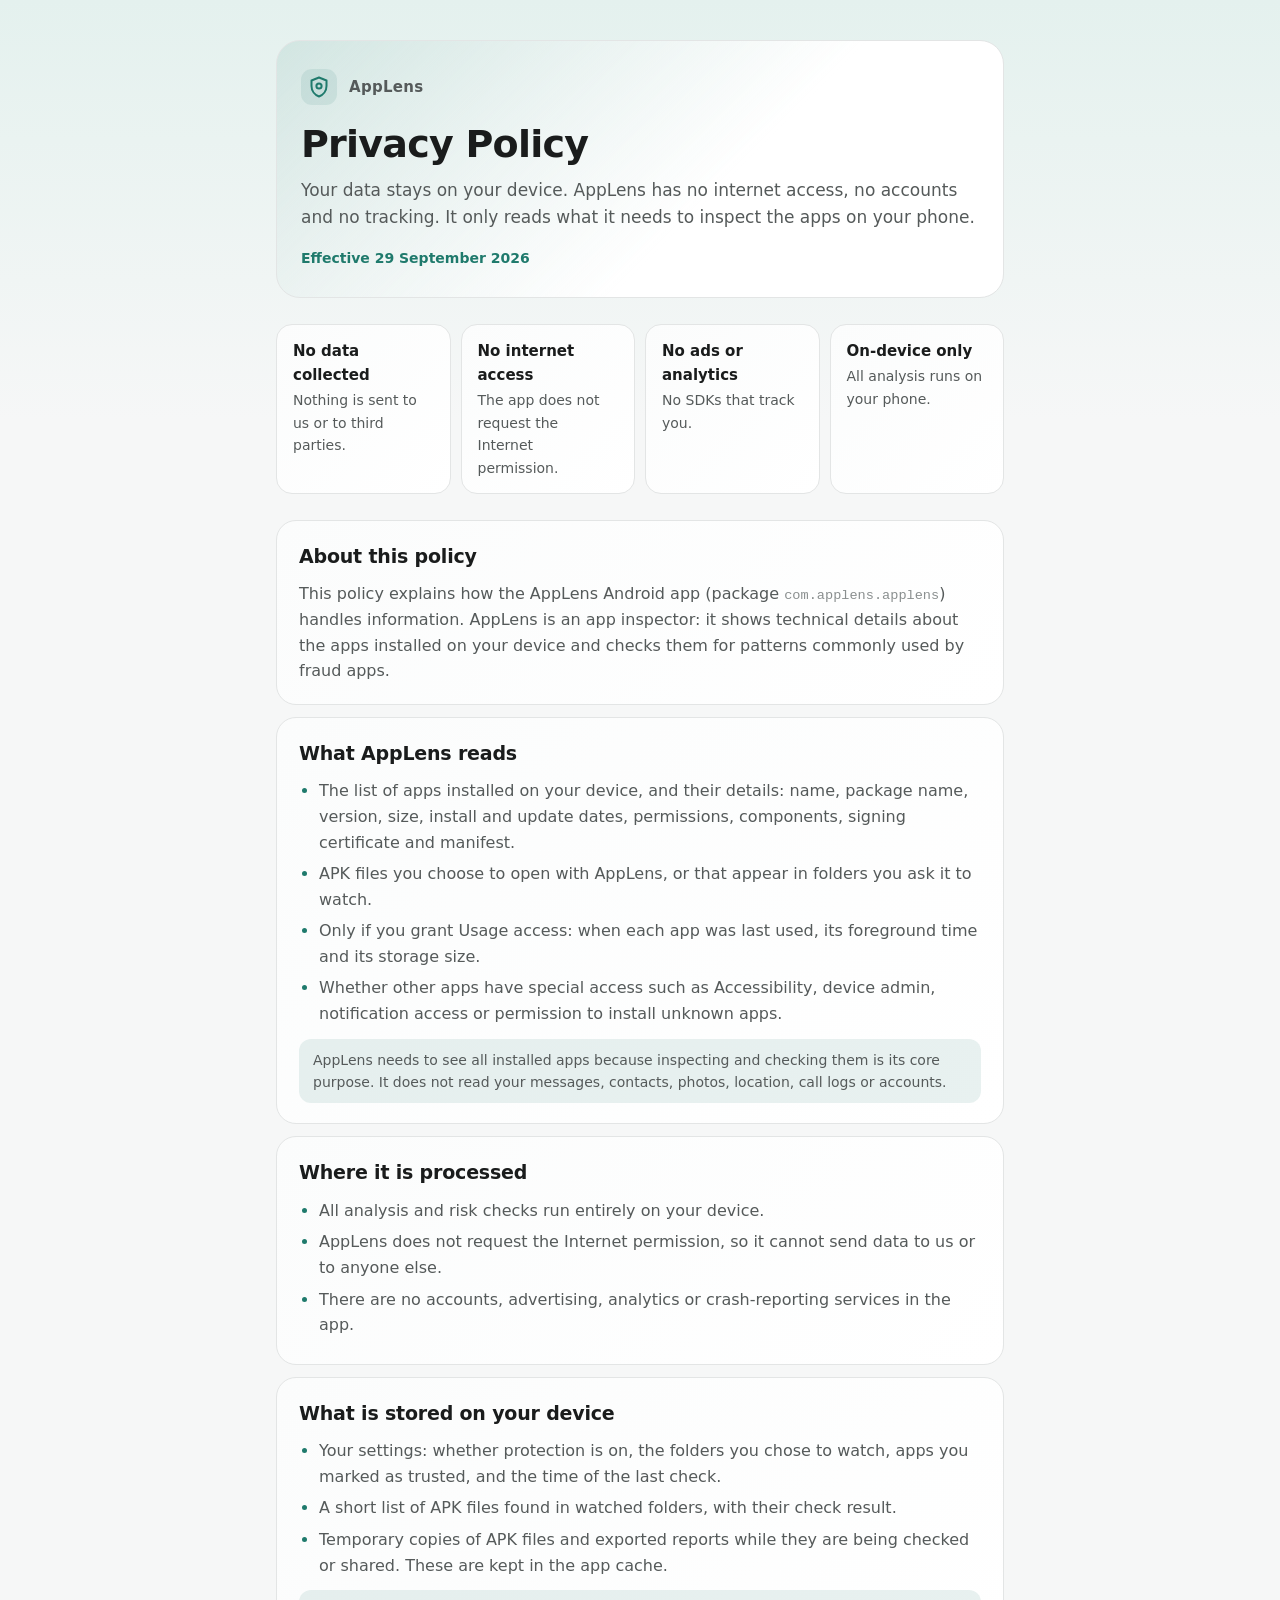
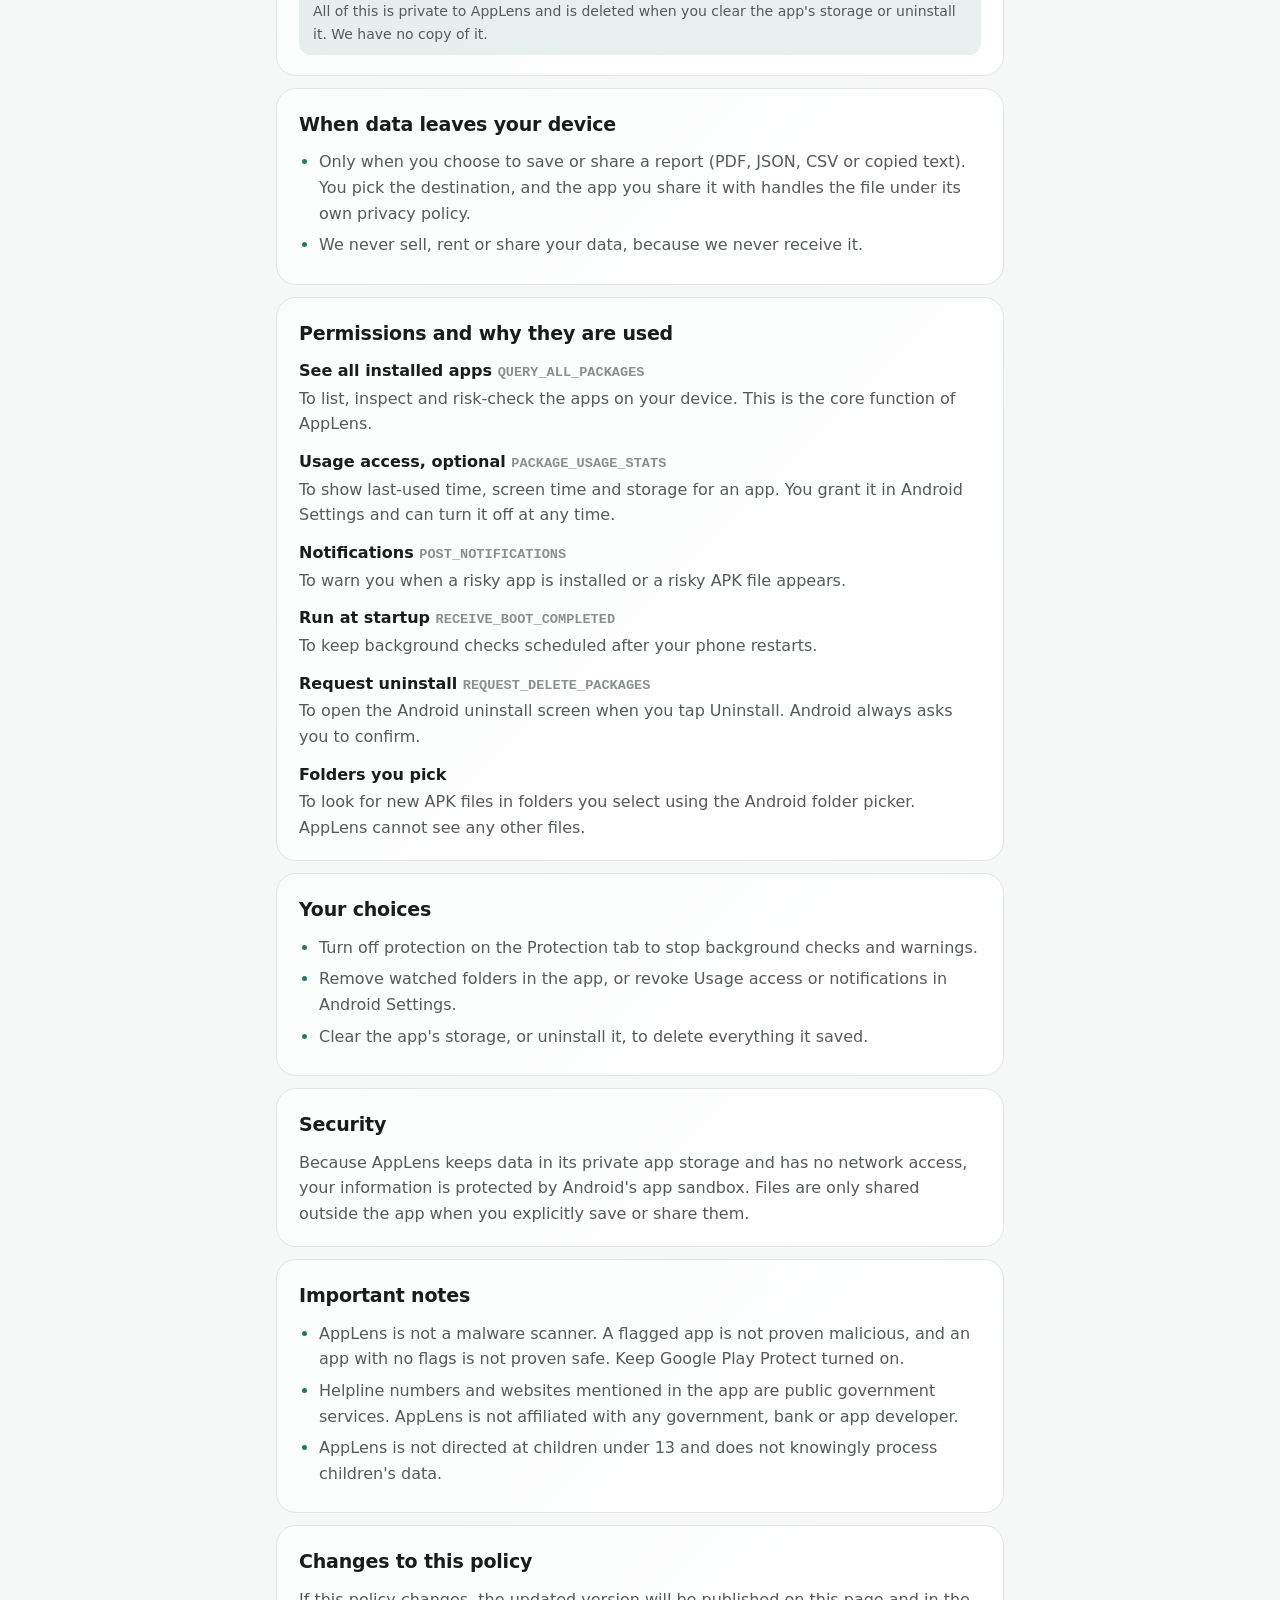
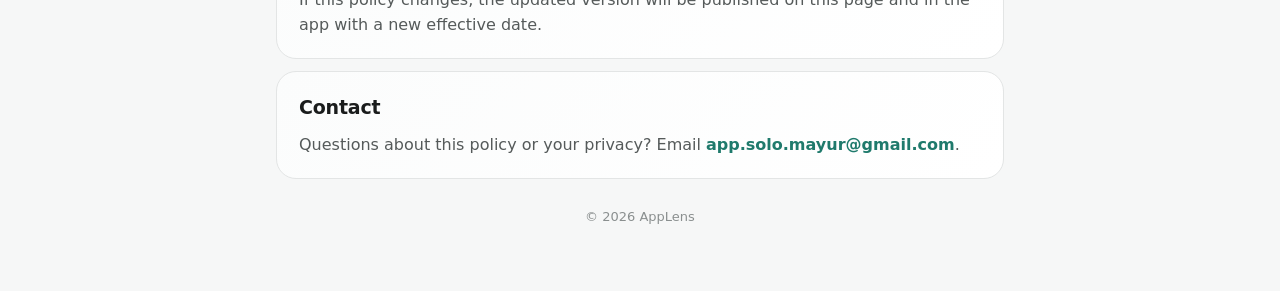
<file: privacy-policy.html>
<!doctype html>
<html lang="en">
<head>
<meta charset="utf-8">
<meta name="viewport" content="width=device-width, initial-scale=1">
<title>AppLens Privacy Policy</title>
<meta name="description" content="Privacy policy for AppLens, an on-device Android app inspector. AppLens has no internet access and does not collect or share personal data.">
<meta name="robots" content="index, follow">
<style>
  :root {
    --bg: #121212;
    --glow: #1a2120;
    --surface: #1c1c1c;
    --surface-top: #232525;
    --border: #2a2a2a;
    --text: #ededed;
    --muted: #a0a0a0;
    --faint: #6c6c6c;
    --accent: #8fd8cb;
    --accent-soft: rgba(143, 216, 203, 0.14);
  }
  @media (prefers-color-scheme: light) {
    :root {
      --bg: #f6f7f7;
      --glow: #e4f1ee;
      --surface: #ffffff;
      --surface-top: #fbfcfc;
      --border: #e3e5e5;
      --text: #1a1c1c;
      --muted: #555a5a;
      --faint: #8a8f8f;
      --accent: #1f7a6c;
      --accent-soft: rgba(31, 122, 108, 0.10);
    }
  }

  * { box-sizing: border-box; }
  html { -webkit-text-size-adjust: 100%; }
  body {
    margin: 0;
    background: linear-gradient(180deg, var(--glow) 0, var(--bg) 420px) no-repeat, var(--bg);
    color: var(--text);
    font: 16px/1.6 Inter, system-ui, -apple-system, "Segoe UI", Roboto, sans-serif;
  }
  main { max-width: 760px; margin: 0 auto; padding: 40px 16px 64px; }

  header.hero {
    padding: 28px 24px;
    border: 1px solid var(--border);
    border-radius: 24px;
    background: linear-gradient(135deg, var(--accent-soft), var(--surface) 60%);
    margin-bottom: 20px;
  }
  .brand { display: flex; align-items: center; gap: 12px; margin-bottom: 18px; }
  .brand svg { flex: none; }
  .brand span { font-weight: 700; font-size: 15px; color: var(--muted); letter-spacing: 0.02em; }
  h1 { font-size: clamp(28px, 6vw, 38px); line-height: 1.15; letter-spacing: -0.02em; margin: 0 0 10px; }
  .lead { color: var(--muted); margin: 0 0 16px; font-size: 17px; }
  .meta { font-size: 14px; font-weight: 600; color: var(--accent); margin: 0; }

  .summary {
    display: grid;
    grid-template-columns: repeat(auto-fit, minmax(160px, 1fr));
    gap: 10px;
    margin: 0 0 20px;
    padding: 0;
    list-style: none;
  }
  .summary li {
    border: 1px solid var(--border);
    border-radius: 16px;
    background: linear-gradient(135deg, var(--surface-top), var(--surface));
    padding: 14px 16px;
    font-size: 14px;
    color: var(--muted);
  }
  .summary strong { display: block; color: var(--text); font-size: 15px; margin-bottom: 2px; }

  section {
    border: 1px solid var(--border);
    border-radius: 20px;
    background: linear-gradient(135deg, var(--surface-top), var(--surface));
    padding: 20px 22px;
    margin-bottom: 12px;
  }
  h2 { font-size: 19px; letter-spacing: -0.01em; margin: 0 0 10px; }
  p, li { color: var(--muted); }
  p { margin: 0 0 10px; }
  p:last-child { margin-bottom: 0; }
  ul { margin: 0; padding-left: 20px; }
  li { margin: 6px 0; }
  li::marker { color: var(--accent); }
  strong { color: var(--text); font-weight: 600; }

  dl { margin: 0; }
  dt { color: var(--text); font-weight: 600; margin-top: 12px; }
  dt:first-child { margin-top: 0; }
  dd { margin: 2px 0 0; color: var(--muted); }
  code {
    font-family: "JetBrains Mono", ui-monospace, SFMono-Regular, Menlo, monospace;
    font-size: 0.85em;
    color: var(--faint);
    overflow-wrap: anywhere;
  }

  .note {
    margin-top: 12px;
    padding: 10px 14px;
    border-radius: 12px;
    background: var(--accent-soft);
    color: var(--muted);
    font-size: 14px;
  }
  a { color: var(--accent); font-weight: 600; text-decoration: none; }
  a:hover, a:focus-visible { text-decoration: underline; }
  footer { text-align: center; color: var(--faint); font-size: 13px; margin-top: 28px; }
</style>
</head>
<body>
<main>
  <header class="hero">
    <div class="brand">
      <svg width="36" height="36" viewBox="0 0 36 36" aria-hidden="true">
        <rect width="36" height="36" rx="11" fill="var(--accent-soft)"/>
        <path d="M18 8.5l7.5 3v5.6c0 4.7-3.1 8.9-7.5 10.4-4.4-1.5-7.5-5.7-7.5-10.4v-5.6l7.5-3z" fill="none" stroke="var(--accent)" stroke-width="2" stroke-linejoin="round"/>
        <circle cx="18" cy="17" r="2.6" fill="none" stroke="var(--accent)" stroke-width="2"/>
      </svg>
      <span>AppLens</span>
    </div>
    <h1>Privacy Policy</h1>
    <p class="lead">Your data stays on your device. AppLens has no internet access, no accounts and no tracking. It only reads what it needs to inspect the apps on your phone.</p>
    <p class="meta">Effective 29 September 2026</p>
  </header>

  <ul class="summary" aria-label="Summary">
    <li><strong>No data collected</strong>Nothing is sent to us or to third parties.</li>
    <li><strong>No internet access</strong>The app does not request the Internet permission.</li>
    <li><strong>No ads or analytics</strong>No SDKs that track you.</li>
    <li><strong>On-device only</strong>All analysis runs on your phone.</li>
  </ul>

  <section>
    <h2>About this policy</h2>
    <p>This policy explains how the AppLens Android app (package <code>com.applens.applens</code>) handles information. AppLens is an app inspector: it shows technical details about the apps installed on your device and checks them for patterns commonly used by fraud apps.</p>
  </section>

  <section>
    <h2>What AppLens reads</h2>
    <ul>
      <li>The list of apps installed on your device, and their details: name, package name, version, size, install and update dates, permissions, components, signing certificate and manifest.</li>
      <li>APK files you choose to open with AppLens, or that appear in folders you ask it to watch.</li>
      <li>Only if you grant Usage access: when each app was last used, its foreground time and its storage size.</li>
      <li>Whether other apps have special access such as Accessibility, device admin, notification access or permission to install unknown apps.</li>
    </ul>
    <p class="note">AppLens needs to see all installed apps because inspecting and checking them is its core purpose. It does not read your messages, contacts, photos, location, call logs or accounts.</p>
  </section>

  <section>
    <h2>Where it is processed</h2>
    <ul>
      <li>All analysis and risk checks run entirely on your device.</li>
      <li>AppLens does not request the Internet permission, so it cannot send data to us or to anyone else.</li>
      <li>There are no accounts, advertising, analytics or crash-reporting services in the app.</li>
    </ul>
  </section>

  <section>
    <h2>What is stored on your device</h2>
    <ul>
      <li>Your settings: whether protection is on, the folders you chose to watch, apps you marked as trusted, and the time of the last check.</li>
      <li>A short list of APK files found in watched folders, with their check result.</li>
      <li>Temporary copies of APK files and exported reports while they are being checked or shared. These are kept in the app cache.</li>
    </ul>
    <p class="note">All of this is private to AppLens and is deleted when you clear the app's storage or uninstall it. We have no copy of it.</p>
  </section>

  <section>
    <h2>When data leaves your device</h2>
    <ul>
      <li>Only when you choose to save or share a report (PDF, JSON, CSV or copied text). You pick the destination, and the app you share it with handles the file under its own privacy policy.</li>
      <li>We never sell, rent or share your data, because we never receive it.</li>
    </ul>
  </section>

  <section>
    <h2>Permissions and why they are used</h2>
    <dl>
      <dt>See all installed apps <code>QUERY_ALL_PACKAGES</code></dt>
      <dd>To list, inspect and risk-check the apps on your device. This is the core function of AppLens.</dd>
      <dt>Usage access, optional <code>PACKAGE_USAGE_STATS</code></dt>
      <dd>To show last-used time, screen time and storage for an app. You grant it in Android Settings and can turn it off at any time.</dd>
      <dt>Notifications <code>POST_NOTIFICATIONS</code></dt>
      <dd>To warn you when a risky app is installed or a risky APK file appears.</dd>
      <dt>Run at startup <code>RECEIVE_BOOT_COMPLETED</code></dt>
      <dd>To keep background checks scheduled after your phone restarts.</dd>
      <dt>Request uninstall <code>REQUEST_DELETE_PACKAGES</code></dt>
      <dd>To open the Android uninstall screen when you tap Uninstall. Android always asks you to confirm.</dd>
      <dt>Folders you pick</dt>
      <dd>To look for new APK files in folders you select using the Android folder picker. AppLens cannot see any other files.</dd>
    </dl>
  </section>

  <section>
    <h2>Your choices</h2>
    <ul>
      <li>Turn off protection on the Protection tab to stop background checks and warnings.</li>
      <li>Remove watched folders in the app, or revoke Usage access or notifications in Android Settings.</li>
      <li>Clear the app's storage, or uninstall it, to delete everything it saved.</li>
    </ul>
  </section>

  <section>
    <h2>Security</h2>
    <p>Because AppLens keeps data in its private app storage and has no network access, your information is protected by Android's app sandbox. Files are only shared outside the app when you explicitly save or share them.</p>
  </section>

  <section>
    <h2>Important notes</h2>
    <ul>
      <li>AppLens is not a malware scanner. A flagged app is not proven malicious, and an app with no flags is not proven safe. Keep Google Play Protect turned on.</li>
      <li>Helpline numbers and websites mentioned in the app are public government services. AppLens is not affiliated with any government, bank or app developer.</li>
      <li>AppLens is not directed at children under 13 and does not knowingly process children's data.</li>
    </ul>
  </section>

  <section>
    <h2>Changes to this policy</h2>
    <p>If this policy changes, the updated version will be published on this page and in the app with a new effective date.</p>
  </section>

  <section>
    <h2>Contact</h2>
    <p>Questions about this policy or your privacy? Email <a href="mailto:app.solo.mayur@gmail.com">app.solo.mayur@gmail.com</a>.</p>
  </section>

  <footer>© 2026 AppLens</footer>
</main>
</body>
</html>
</file>
